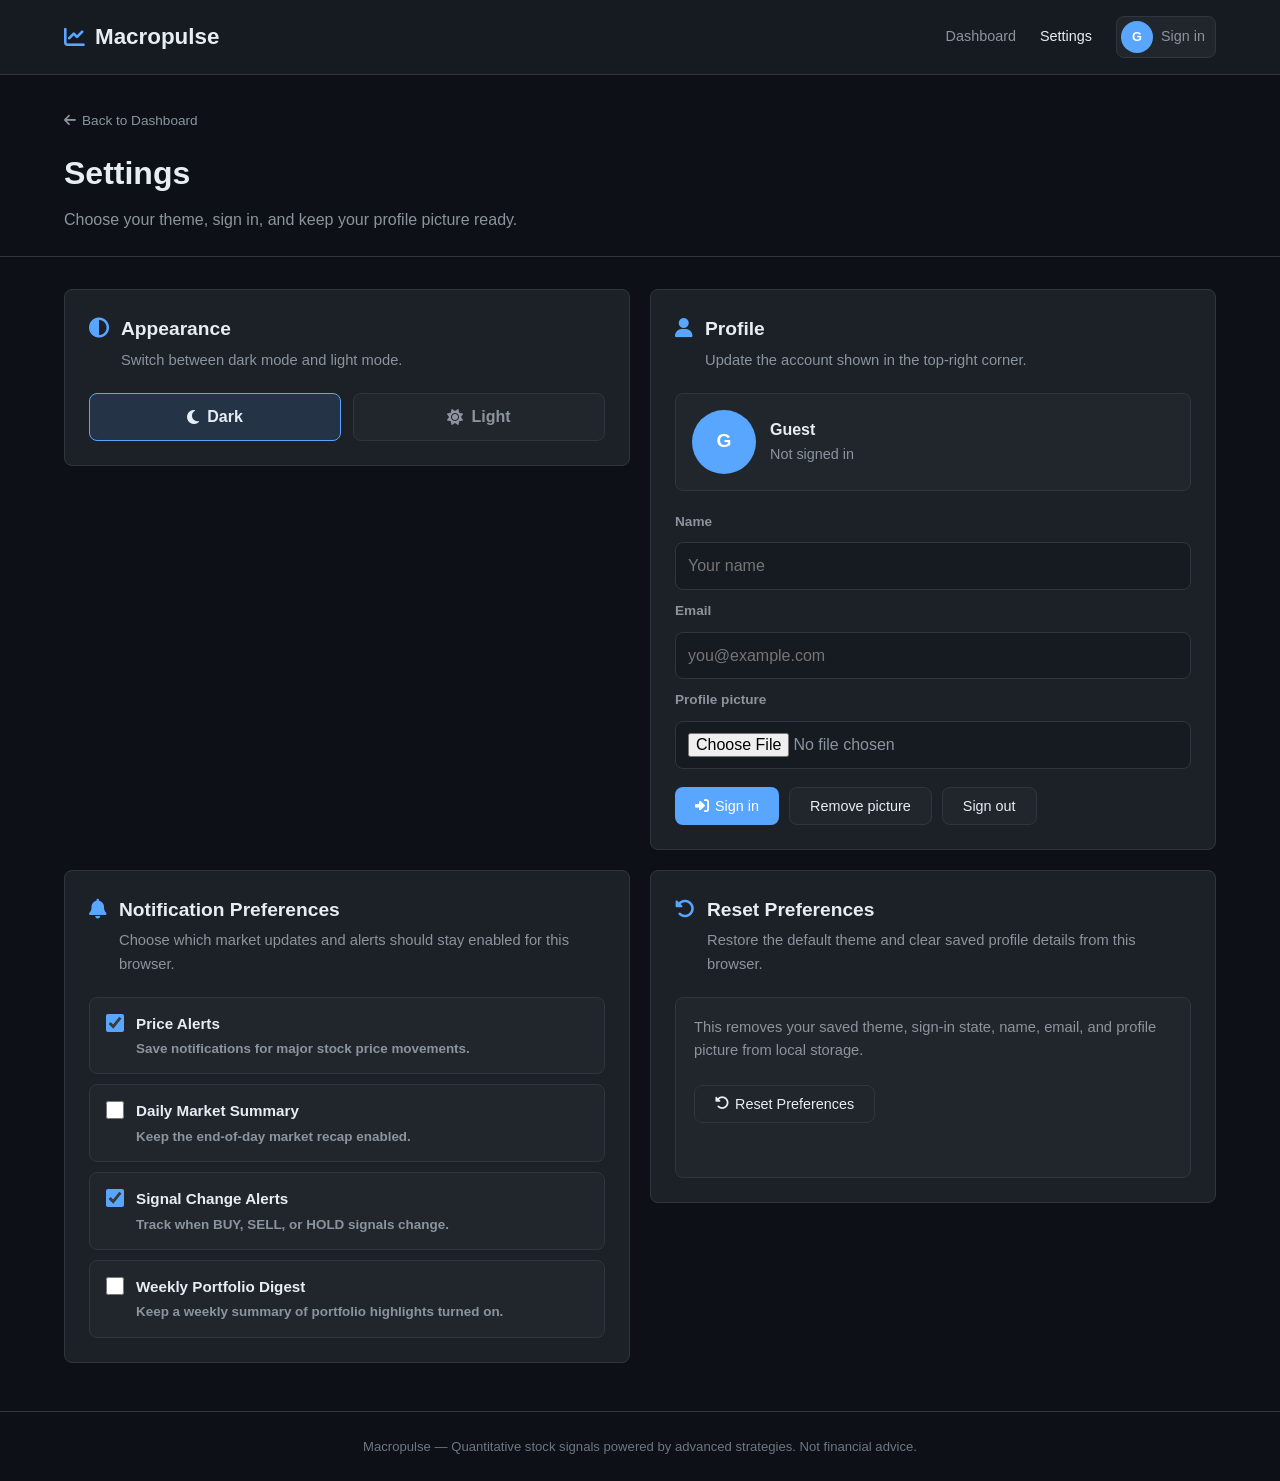
<file: macropulse-main (6)/macropulse-main/frontend/settings.html>
<!DOCTYPE html>
<html lang="en">
<head>
    <meta charset="UTF-8">
    <meta name="viewport" content="width=device-width, initial-scale=1.0">
    <title>Settings - Macropulse</title>
    <script>
        try {
            const prefs = JSON.parse(localStorage.getItem("macropulsePreferences") || "{}");
            document.documentElement.setAttribute("data-theme", prefs.theme || "dark");
        } catch {
            document.documentElement.setAttribute("data-theme", "dark");
        }
    </script>
    <link rel="stylesheet" href="css/style.css">
    <link rel="stylesheet" href="https://cdnjs.cloudflare.com/ajax/libs/font-awesome/6.5.1/css/all.min.css">
</head>
<body>
    <nav class="navbar">
        <div class="container">
            <a href="index.html" class="navbar-brand">
                <i class="fa-solid fa-chart-line"></i>
                Macropulse
            </a>
            <div class="navbar-links">
                <a href="index.html">Dashboard</a>
                <a href="settings.html" class="active">Settings</a>
                <a href="settings.html" class="profile-button" data-profile-button aria-label="Open settings">
                    <span class="profile-avatar">
                        <img data-profile-image alt="Profile picture" hidden>
                        <span data-profile-initials>G</span>
                    </span>
                    <span data-profile-status>Sign in</span>
                </a>
            </div>
        </div>
    </nav>

    <main class="settings-page">
        <section class="settings-hero">
            <div class="container">
                <a href="index.html" class="back-link">
                    <i class="fa-solid fa-arrow-left"></i> Back to Dashboard
                </a>
                <h1>Settings</h1>
                <p>Choose your theme, sign in, and keep your profile picture ready.</p>
            </div>
        </section>

        <section class="container settings-grid">
            <div class="settings-panel">
                <div class="settings-panel-header">
                    <i class="fa-solid fa-circle-half-stroke"></i>
                    <div>
                        <h2>Appearance</h2>
                        <p>Switch between dark mode and light mode.</p>
                    </div>
                </div>

                <div class="theme-toggle" role="group" aria-label="Theme mode">
                    <button type="button" class="theme-option" data-theme-option="dark">
                        <i class="fa-solid fa-moon"></i>
                        Dark
                    </button>
                    <button type="button" class="theme-option" data-theme-option="light">
                        <i class="fa-solid fa-sun"></i>
                        Light
                    </button>
                </div>
            </div>

            <div class="settings-panel">
                <div class="settings-panel-header">
                    <i class="fa-solid fa-user"></i>
                    <div>
                        <h2>Profile</h2>
                        <p>Update the account shown in the top-right corner.</p>
                    </div>
                </div>

                <div class="profile-preview">
                    <span class="profile-avatar profile-avatar-lg">
                        <img id="profile-preview-image" alt="Profile picture preview" hidden>
                        <span id="profile-preview-initials">G</span>
                    </span>
                    <div>
                        <div class="profile-preview-name" id="profile-preview-name">Guest</div>
                        <div class="profile-preview-email" id="profile-preview-email">Not signed in</div>
                    </div>
                </div>

                <form class="settings-form" id="profile-form">
                    <label for="profile-name">Name</label>
                    <input type="text" id="profile-name" placeholder="Your name" autocomplete="name">

                    <label for="profile-email">Email</label>
                    <input type="email" id="profile-email" placeholder="you@example.com" autocomplete="email">

                    <label for="profile-image-input">Profile picture</label>
                    <input type="file" id="profile-image-input" accept="image/*">

                    <div class="settings-actions">
                        <button type="submit" class="btn btn-primary">
                            <i class="fa-solid fa-right-to-bracket"></i>
                            Sign in
                        </button>
                        <button type="button" class="btn btn-secondary" id="clear-profile-image">
                            Remove picture
                        </button>
                        <button type="button" class="btn btn-secondary" id="sign-out">
                            Sign out
                        </button>
                    </div>
                </form>
            </div>

            <div class="settings-panel">
                <div class="settings-panel-header">
                    <i class="fa-solid fa-bell"></i>
                    <div>
                        <h2>Notification Preferences</h2>
                        <p>Choose which market updates and alerts should stay enabled for this browser.</p>
                    </div>
                </div>

                <form class="settings-form" id="notification-form">
                    <label class="preference-toggle">
                        <input type="checkbox" id="price-alerts">
                        <span>
                            <strong>Price Alerts</strong>
                            <small>Save notifications for major stock price movements.</small>
                        </span>
                    </label>

                    <label class="preference-toggle">
                        <input type="checkbox" id="daily-summary">
                        <span>
                            <strong>Daily Market Summary</strong>
                            <small>Keep the end-of-day market recap enabled.</small>
                        </span>
                    </label>

                    <label class="preference-toggle">
                        <input type="checkbox" id="signal-alerts">
                        <span>
                            <strong>Signal Change Alerts</strong>
                            <small>Track when BUY, SELL, or HOLD signals change.</small>
                        </span>
                    </label>

                    <label class="preference-toggle">
                        <input type="checkbox" id="weekly-digest">
                        <span>
                            <strong>Weekly Portfolio Digest</strong>
                            <small>Keep a weekly summary of portfolio highlights turned on.</small>
                        </span>
                    </label>
                </form>
            </div>

            <div class="settings-panel">
                <div class="settings-panel-header">
                    <i class="fa-solid fa-rotate-left"></i>
                    <div>
                        <h2>Reset Preferences</h2>
                        <p>Restore the default theme and clear saved profile details from this browser.</p>
                    </div>
                </div>

                <div class="reset-preferences-card">
                    <p>
                        This removes your saved theme, sign-in state, name, email, and profile picture
                        from local storage.
                    </p>
                    <div class="settings-actions">
                        <button type="button" class="btn btn-secondary" id="reset-preferences">
                            <i class="fa-solid fa-rotate-left"></i>
                            Reset Preferences
                        </button>
                    </div>
                    <p class="settings-feedback" id="reset-feedback" role="status" aria-live="polite"></p>
                </div>
            </div>
        </section>
    </main>

    <footer class="footer">
        <div class="container">
            Macropulse &mdash; Quantitative stock signals powered by advanced strategies.
            Not financial advice.
        </div>
    </footer>

    <script src="js/preferences.js"></script>
    <script src="js/settings.js"></script>
</body>
</html>
</file>
<file: macropulse-main (6)/macropulse-main/frontend/css/style.css>
/* ===== CSS Variables / Design System ===== */
:root {
    --bg-primary: #0d1117;
    --bg-secondary: #161b22;
    --bg-tertiary: #21262d;
    --bg-card: #1c2128;
    --border: #30363d;
    --text-primary: #e6edf3;
    --text-secondary: #8b949e;
    --text-muted: #6e7681;
    --accent-blue: #58a6ff;
    --accent-green: #3fb950;
    --accent-red: #f85149;
    --accent-yellow: #d29922;
    --accent-purple: #bc8cff;
    --buy-bg: rgba(63, 185, 80, 0.12);
    --sell-bg: rgba(248, 81, 73, 0.12);
    --hold-bg: rgba(210, 153, 34, 0.12);
    --shadow: 0 3px 12px rgba(0, 0, 0, 0.4);
    --radius: 8px;
    --radius-lg: 12px;
    --transition: 0.2s ease;
    --font: -apple-system, BlinkMacSystemFont, "Segoe UI", Roboto, Helvetica, Arial, sans-serif;
}

:root[data-theme="light"] {
    --bg-primary: #f7f9fc;
    --bg-secondary: #ffffff;
    --bg-tertiary: #eef2f7;
    --bg-card: #ffffff;
    --border: #d7dee8;
    --text-primary: #1f2937;
    --text-secondary: #4b5563;
    --text-muted: #6b7280;
    --accent-blue: #0969da;
    --accent-green: #1a7f37;
    --accent-red: #cf222e;
    --accent-yellow: #9a6700;
    --accent-purple: #8250df;
    --buy-bg: rgba(26, 127, 55, 0.1);
    --sell-bg: rgba(207, 34, 46, 0.1);
    --hold-bg: rgba(154, 103, 0, 0.1);
    --shadow: 0 3px 12px rgba(31, 41, 55, 0.12);
}

/* ===== Reset & Base ===== */
*, *::before, *::after {
    margin: 0;
    padding: 0;
    box-sizing: border-box;
}

body {
    font-family: var(--font);
    background: var(--bg-primary);
    color: var(--text-primary);
    line-height: 1.6;
    min-height: 100vh;
}

a {
    color: var(--accent-blue);
    text-decoration: none;
    transition: color var(--transition);
}

a:hover {
    color: var(--accent-purple);
}

/* ===== Layout ===== */
.container {
    max-width: 1200px;
    margin: 0 auto;
    padding: 0 24px;
}

/* ===== Navigation ===== */
.navbar {
    background: var(--bg-secondary);
    border-bottom: 1px solid var(--border);
    padding: 16px 0;
    position: sticky;
    top: 0;
    z-index: 100;
}

.navbar .container {
    display: flex;
    align-items: center;
    justify-content: space-between;
}

.navbar-brand {
    display: flex;
    align-items: center;
    gap: 10px;
    font-size: 1.4rem;
    font-weight: 700;
    color: var(--text-primary);
}

.navbar-brand i {
    color: var(--accent-blue);
    font-size: 1.3rem;
}

.navbar-brand:hover {
    color: var(--text-primary);
}

.navbar-links {
    display: flex;
    align-items: center;
    gap: 24px;
}

.navbar-links a {
    color: var(--text-secondary);
    font-size: 0.9rem;
    font-weight: 500;
    transition: color var(--transition);
}

.navbar-links a:hover,
.navbar-links a.active {
    color: var(--text-primary);
}

.profile-button {
    display: inline-flex;
    align-items: center;
    gap: 8px;
    border: 1px solid var(--border);
    border-radius: var(--radius);
    padding: 4px 10px 4px 4px;
    background: var(--bg-tertiary);
}

.profile-avatar {
    width: 32px;
    height: 32px;
    border-radius: 50%;
    display: inline-grid;
    place-items: center;
    overflow: hidden;
    background: var(--accent-blue);
    color: #fff;
    font-size: 0.8rem;
    font-weight: 700;
    flex: 0 0 auto;
}

.profile-avatar img {
    width: 100%;
    height: 100%;
    object-fit: cover;
}

/* ===== Search Bar ===== */
.search-section {
    padding: 48px 0 32px;
    text-align: center;
}

.search-section h1 {
    font-size: 2rem;
    font-weight: 700;
    margin-bottom: 8px;
}

.search-section p {
    color: var(--text-secondary);
    margin-bottom: 32px;
    font-size: 1.05rem;
}

.search-wrapper {
    position: relative;
    max-width: 560px;
    margin: 0 auto;
}

.search-input-group {
    display: flex;
    align-items: center;
    background: var(--bg-secondary);
    border: 1px solid var(--border);
    border-radius: var(--radius-lg);
    padding: 4px;
    transition: border-color var(--transition);
}

.search-input-group:focus-within {
    border-color: var(--accent-blue);
}

.search-input-group i {
    padding: 0 12px;
    color: var(--text-muted);
    font-size: 1.1rem;
}

.search-input-group input {
    flex: 1;
    background: none;
    border: none;
    color: var(--text-primary);
    font-size: 1rem;
    padding: 12px 0;
    outline: none;
}

.search-input-group input::placeholder {
    color: var(--text-muted);
}

.search-results-dropdown {
    position: absolute;
    top: calc(100% + 4px);
    left: 0;
    right: 0;
    background: var(--bg-secondary);
    border: 1px solid var(--border);
    border-radius: var(--radius);
    max-height: 320px;
    overflow-y: auto;
    display: none;
    z-index: 50;
    box-shadow: var(--shadow);
}

.search-results-dropdown.active {
    display: block;
}

.search-result-item {
    display: flex;
    align-items: center;
    justify-content: space-between;
    padding: 12px 16px;
    cursor: pointer;
    transition: background var(--transition);
    border-bottom: 1px solid var(--border);
}

.search-result-item:last-child {
    border-bottom: none;
}

.search-result-item:hover {
    background: var(--bg-tertiary);
}

.search-result-item .symbol {
    font-weight: 600;
    color: var(--accent-blue);
    font-size: 0.95rem;
}

.search-result-item .name {
    color: var(--text-secondary);
    font-size: 0.85rem;
    margin-left: 12px;
    flex: 1;
    text-align: left;
    overflow: hidden;
    text-overflow: ellipsis;
    white-space: nowrap;
}

.search-result-item .exchange {
    color: var(--text-muted);
    font-size: 0.75rem;
    background: var(--bg-tertiary);
    padding: 2px 8px;
    border-radius: 4px;
}

.search-loading,
.search-no-results {
    padding: 16px;
    text-align: center;
    color: var(--text-muted);
    font-size: 0.9rem;
}

/* ===== Cards ===== */
.card {
    background: var(--bg-card);
    border: 1px solid var(--border);
    border-radius: var(--radius-lg);
    padding: 24px;
    transition: border-color var(--transition), box-shadow var(--transition);
}

.card:hover {
    border-color: var(--accent-blue);
    box-shadow: var(--shadow);
}

.card-header {
    display: flex;
    align-items: center;
    justify-content: space-between;
    margin-bottom: 16px;
}

.card-header h3 {
    font-size: 1.05rem;
    font-weight: 600;
}

/* ===== Section Titles ===== */
.section-title {
    font-size: 1.2rem;
    font-weight: 600;
    margin-bottom: 20px;
    display: flex;
    align-items: center;
    gap: 8px;
}

.section-title i {
    color: var(--accent-blue);
}

/* Yash Patel, 04/10/2026 
Added size for text on main page*/
.saved-stocks-title {
    margin-top: 8px;
}

/* ===== Trending / Movers Grid ===== */
.stocks-grid {
    display: grid;
    grid-template-columns: repeat(auto-fill, minmax(250px, 1fr));
    gap: 16px;
    margin-bottom: 48px;
}

.stock-card {
    background: var(--bg-card);
    border: 1px solid var(--border);
    border-radius: var(--radius);
    padding: 20px;
    cursor: pointer;
    transition: all var(--transition);
}

.stock-card:hover {
    border-color: var(--accent-blue);
    transform: translateY(-2px);
    box-shadow: var(--shadow);
}

.stock-card .stock-header {
    display: flex;
    align-items: center;
    justify-content: space-between;
    margin-bottom: 12px;
}

.stock-card .ticker {
    font-size: 1.1rem;
    font-weight: 700;
    color: var(--accent-blue);
}

.stock-card .stock-name {
    color: var(--text-secondary);
    font-size: 0.82rem;
    overflow: hidden;
    text-overflow: ellipsis;
    white-space: nowrap;
}

.stock-card .price {
    font-size: 1.3rem;
    font-weight: 600;
    margin-bottom: 4px;
}

.stock-card .change {
    font-size: 0.85rem;
    font-weight: 500;
}

.change.positive {
    color: var(--accent-green);
}

.change.negative {
    color: var(--accent-red);
}

.signal-badge-sm {
    font-size: 0.7rem;
    font-weight: 700;
    padding: 3px 8px;
    border-radius: 4px;
    text-transform: uppercase;
    letter-spacing: 0.5px;
}

.signal-badge-sm.buy {
    background: var(--buy-bg);
    color: var(--accent-green);
}

.signal-badge-sm.sell {
    background: var(--sell-bg);
    color: var(--accent-red);
}

.signal-badge-sm.hold {
    background: var(--hold-bg);
    color: var(--accent-yellow);
}

/* ===== Stock Detail Page ===== */
.stock-hero {
    padding: 32px 0 24px;
    border-bottom: 1px solid var(--border);
    margin-bottom: 32px;
}

.stock-hero .back-link {
    display: inline-flex;
    align-items: center;
    gap: 6px;
    color: var(--text-secondary);
    font-size: 0.85rem;
    margin-bottom: 16px;
}

.stock-hero .back-link:hover {
    color: var(--accent-blue);
}

.stock-hero-content {
    display: flex;
    align-items: flex-start;
    justify-content: space-between;
    flex-wrap: wrap;
    gap: 16px;
}

.stock-hero .stock-title {
    display: flex;
    align-items: baseline;
    gap: 12px;
    margin-bottom: 4px;
}

.stock-hero .stock-title h1 {
    font-size: 1.8rem;
    font-weight: 700;
}

.stock-hero .stock-title .symbol-tag {
    font-size: 0.9rem;
    color: var(--accent-blue);
    background: rgba(88, 166, 255, 0.12);
    padding: 2px 10px;
    border-radius: 4px;
    font-weight: 600;
}

/* Yash Patel, 04/10/2026
Added space below Saved Stocks title*/


.stock-hero .sector-tag {
    color: var(--text-muted);
    font-size: 0.85rem;
    margin-bottom: 12px;
}

.stock-price-block .current-price {
    font-size: 2.2rem;
    font-weight: 700;
}

.stock-price-block .price-change {
    font-size: 1rem;
    font-weight: 500;
    margin-top: 2px;
}

/* ===== Signal Card ===== */
.signal-section {
    margin-bottom: 40px;
}

.signal-main-card {
    background: var(--bg-card);
    border: 1px solid var(--border);
    border-radius: var(--radius-lg);
    padding: 32px;
    text-align: center;
    margin-bottom: 24px;
}

.signal-badge-lg {
    display: inline-block;
    font-size: 2rem;
    font-weight: 800;
    padding: 12px 48px;
    border-radius: var(--radius-lg);
    letter-spacing: 2px;
    margin-bottom: 16px;
}

.signal-badge-lg.buy {
    background: var(--buy-bg);
    color: var(--accent-green);
    border: 2px solid var(--accent-green);
}

.signal-badge-lg.sell {
    background: var(--sell-bg);
    color: var(--accent-red);
    border: 2px solid var(--accent-red);
}

.signal-badge-lg.hold {
    background: var(--hold-bg);
    color: var(--accent-yellow);
    border: 2px solid var(--accent-yellow);
}

.confidence-section {
    margin-top: 16px;
}

.confidence-label {
    font-size: 0.85rem;
    color: var(--text-secondary);
    margin-bottom: 8px;
}

.confidence-bar {
    width: 100%;
    max-width: 300px;
    height: 8px;
    background: var(--bg-tertiary);
    border-radius: 4px;
    margin: 0 auto;
    overflow: hidden;
}

.confidence-fill {
    height: 100%;
    border-radius: 4px;
    transition: width 0.6s ease;
}

.confidence-fill.buy {
    background: var(--accent-green);
}

.confidence-fill.sell {
    background: var(--accent-red);
}

.confidence-fill.hold {
    background: var(--accent-yellow);
}

.confidence-value {
    font-size: 1.4rem;
    font-weight: 700;
    margin-top: 8px;
}

/* ===== Strategy Breakdown ===== */
.strategies-grid {
    display: grid;
    grid-template-columns: repeat(auto-fill, minmax(260px, 1fr));
    gap: 16px;
    margin-bottom: 40px;
}

.strategy-card {
    background: var(--bg-card);
    border: 1px solid var(--border);
    border-radius: var(--radius);
    padding: 20px;
}

.strategy-card .strategy-header {
    display: flex;
    align-items: center;
    justify-content: space-between;
    margin-bottom: 12px;
}

.strategy-card .strategy-name {
    font-weight: 600;
    font-size: 0.9rem;
}

.strategy-card .strategy-score {
    font-size: 1.3rem;
    font-weight: 700;
    margin-bottom: 4px;
}

.strategy-card .strategy-details {
    color: var(--text-secondary);
    font-size: 0.82rem;
    line-height: 1.5;
}

/* ===== Metrics Table ===== */
.metrics-grid {
    display: grid;
    grid-template-columns: repeat(auto-fill, minmax(180px, 1fr));
    gap: 12px;
    margin-bottom: 40px;
}

.metric-item {
    background: var(--bg-card);
    border: 1px solid var(--border);
    border-radius: var(--radius);
    padding: 16px;
}

.metric-item .metric-label {
    font-size: 0.78rem;
    color: var(--text-muted);
    text-transform: uppercase;
    letter-spacing: 0.5px;
    margin-bottom: 4px;
}

.metric-item .metric-value {
    font-size: 1.15rem;
    font-weight: 600;
}

/* ===== Chart Section ===== */
.chart-section {
    margin-bottom: 40px;
}

.chart-container {
    background: var(--bg-card);
    border: 1px solid var(--border);
    border-radius: var(--radius-lg);
    padding: 24px;
}

.chart-controls {
    display: flex;
    gap: 8px;
    margin-bottom: 16px;
}

.chart-btn {
    background: var(--bg-tertiary);
    border: 1px solid var(--border);
    color: var(--text-secondary);
    padding: 6px 14px;
    border-radius: 6px;
    font-size: 0.82rem;
    cursor: pointer;
    transition: all var(--transition);
}

.chart-btn:hover {
    color: var(--text-primary);
    border-color: var(--text-muted);
}

.chart-btn.active {
    background: var(--accent-blue);
    color: #fff;
    border-color: var(--accent-blue);
}

.chart-canvas-wrapper {
    position: relative;
    height: 350px;
}

/* ===== Loading & Error States ===== */
.loading-spinner {
    display: flex;
    align-items: center;
    justify-content: center;
    padding: 48px;
    color: var(--text-muted);
    gap: 12px;
}

.loading-spinner i {
    animation: spin 1s linear infinite;
}

@keyframes spin {
    to { transform: rotate(360deg); }
}

.error-state {
    text-align: center;
    padding: 48px 24px;
}

.error-state i {
    font-size: 2.5rem;
    color: var(--accent-red);
    margin-bottom: 16px;
}

.error-state h2 {
    font-size: 1.3rem;
    margin-bottom: 8px;
}

.error-state p {
    color: var(--text-secondary);
    margin-bottom: 24px;
}

.btn {
    display: inline-flex;
    align-items: center;
    gap: 6px;
    padding: 10px 20px;
    border-radius: var(--radius);
    font-size: 0.9rem;
    font-weight: 500;
    cursor: pointer;
    transition: all var(--transition);
    border: none;
}

.btn-primary {
    background: var(--accent-blue);
    color: #fff;
}

.btn-primary:hover {
    opacity: 0.9;
}

.btn-secondary {
    background: var(--bg-tertiary);
    border: 1px solid var(--border);
    color: var(--text-primary);
}

.btn-secondary:hover {
    border-color: var(--accent-blue);
}

/* Yash Patel, 04/10/2026 
added details to a button to save a stock*/
.btn-save-stock {
    background: transparent;
    border: 1px solid var(--accent-blue);
    color: var(--accent-blue);
    padding: 6px 14px;
    font-size: 0.82rem;
}

.btn-save-stock:hover:not(:disabled) {
    background: rgba(88, 166, 255, 0.12);
}

.btn-save-stock.saved,
.btn-save-stock:disabled {
    background: rgba(63, 185, 80, 0.12);
    border-color: var(--accent-green);
    color: var(--accent-green);
    cursor: default;
}


.empty-state {
    text-align: center;
    padding: 48px 24px;
    color: var(--text-muted);
}

.empty-state i {
    font-size: 2rem;
    margin-bottom: 12px;
}

/* ===== Footer ===== */
.footer {
    border-top: 1px solid var(--border);
    padding: 24px 0;
    margin-top: 48px;
    text-align: center;
    color: var(--text-muted);
    font-size: 0.82rem;
}

/* ===== Settings Page ===== */
.settings-page {
    min-height: calc(100vh - 170px);
}

.settings-hero {
    padding: 32px 0 24px;
    border-bottom: 1px solid var(--border);
    margin-bottom: 32px;
}

.back-link {
    display: inline-flex;
    align-items: center;
    gap: 6px;
    color: var(--text-secondary);
    font-size: 0.85rem;
    margin-bottom: 16px;
}

.back-link:hover {
    color: var(--accent-blue);
}

.settings-hero h1 {
    font-size: 2rem;
    margin-bottom: 8px;
}

.settings-hero p {
    color: var(--text-secondary);
}

.settings-grid {
    display: grid;
    grid-template-columns: repeat(2, minmax(0, 1fr));
    gap: 20px;
    align-items: start;
}

.settings-panel {
    background: var(--bg-card);
    border: 1px solid var(--border);
    border-radius: var(--radius);
    padding: 24px;
}

.settings-panel-header {
    display: flex;
    gap: 12px;
    align-items: flex-start;
    margin-bottom: 20px;
}

.settings-panel-header > i {
    color: var(--accent-blue);
    font-size: 1.25rem;
    margin-top: 4px;
}

.settings-panel h2 {
    font-size: 1.2rem;
    margin-bottom: 4px;
}

.settings-panel p {
    color: var(--text-secondary);
    font-size: 0.92rem;
}

.theme-toggle {
    display: grid;
    grid-template-columns: repeat(2, minmax(0, 1fr));
    gap: 12px;
}

.theme-option {
    display: flex;
    align-items: center;
    justify-content: center;
    gap: 8px;
    min-height: 48px;
    background: var(--bg-tertiary);
    border: 1px solid var(--border);
    border-radius: var(--radius);
    color: var(--text-secondary);
    cursor: pointer;
    font: inherit;
    font-weight: 600;
    transition: all var(--transition);
}

.theme-option:hover,
.theme-option.active {
    border-color: var(--accent-blue);
    color: var(--text-primary);
}

.theme-option.active {
    background: rgba(88, 166, 255, 0.14);
}

:root[data-theme="light"] .theme-option.active {
    background: rgba(9, 105, 218, 0.1);
}

.profile-preview {
    display: flex;
    align-items: center;
    gap: 14px;
    background: var(--bg-tertiary);
    border: 1px solid var(--border);
    border-radius: var(--radius);
    padding: 16px;
    margin-bottom: 20px;
}

.profile-avatar-lg {
    width: 64px;
    height: 64px;
    font-size: 1.2rem;
}

.profile-preview-name {
    font-weight: 700;
}

.profile-preview-email {
    color: var(--text-secondary);
    font-size: 0.9rem;
}

.settings-form {
    display: grid;
    gap: 10px;
}

.settings-form label {
    color: var(--text-secondary);
    font-size: 0.85rem;
    font-weight: 600;
}

.settings-form input[type="text"],
.settings-form input[type="email"],
.settings-form input[type="file"] {
    width: 100%;
    background: var(--bg-secondary);
    border: 1px solid var(--border);
    border-radius: var(--radius);
    color: var(--text-primary);
    font: inherit;
    padding: 10px 12px;
}

.settings-form input[type="file"] {
    color: var(--text-secondary);
}

.settings-form input:focus {
    outline: none;
    border-color: var(--accent-blue);
}

.settings-actions {
    display: flex;
    flex-wrap: wrap;
    gap: 10px;
    margin-top: 8px;
}

.preference-toggle {
    display: flex;
    align-items: flex-start;
    gap: 12px;
    padding: 14px 16px;
    background: var(--bg-tertiary);
    border: 1px solid var(--border);
    border-radius: var(--radius);
    cursor: pointer;
    transition: border-color var(--transition), background var(--transition);
}

.preference-toggle:hover {
    border-color: var(--accent-blue);
}

.preference-toggle input[type="checkbox"] {
    width: 18px;
    height: 18px;
    accent-color: var(--accent-blue);
    margin-top: 2px;
    flex: 0 0 auto;
}

.preference-toggle span {
    display: grid;
    gap: 2px;
}

.preference-toggle strong {
    color: var(--text-primary);
    font-size: 0.95rem;
}

.preference-toggle small {
    color: var(--text-secondary);
    font-size: 0.84rem;
}

.reset-preferences-card {
    display: grid;
    gap: 14px;
    padding: 18px;
    background: var(--bg-tertiary);
    border: 1px solid var(--border);
    border-radius: var(--radius);
}

.settings-feedback {
    min-height: 1.4rem;
    color: var(--text-muted);
    font-size: 0.9rem;
    font-weight: 500;
}

.settings-feedback.is-visible {
    color: var(--accent-green);
}

/* ===== Responsive ===== */
@media (max-width: 768px) {
    .container {
        padding: 0 16px;
    }

    .search-section h1 {
        font-size: 1.5rem;
    }

    .stocks-grid {
        grid-template-columns: 1fr;
    }

    .strategies-grid {
        grid-template-columns: 1fr;
    }

    .metrics-grid {
        grid-template-columns: repeat(2, 1fr);
    }

    .stock-hero-content {
        flex-direction: column;
    }

    .stock-price-block {
        width: 100%;
    }

    .signal-badge-lg {
        font-size: 1.5rem;
        padding: 10px 32px;
    }

    .chart-canvas-wrapper {
        height: 250px;
    }

    .navbar .container {
        flex-wrap: wrap;
        gap: 8px;
    }

    .navbar-links {
        gap: 12px;
        flex-wrap: wrap;
    }

    .settings-grid {
        grid-template-columns: 1fr;
    }

    .profile-button [data-profile-status] {
        display: none;
    }
}

@media (max-width: 480px) {
    .metrics-grid {
        grid-template-columns: 1fr;
    }

    .chart-controls {
        flex-wrap: wrap;
    }

    .theme-toggle {
        grid-template-columns: 1fr;
    }

    .settings-actions .btn {
        width: 100%;
        justify-content: center;
    }
}
</file>
